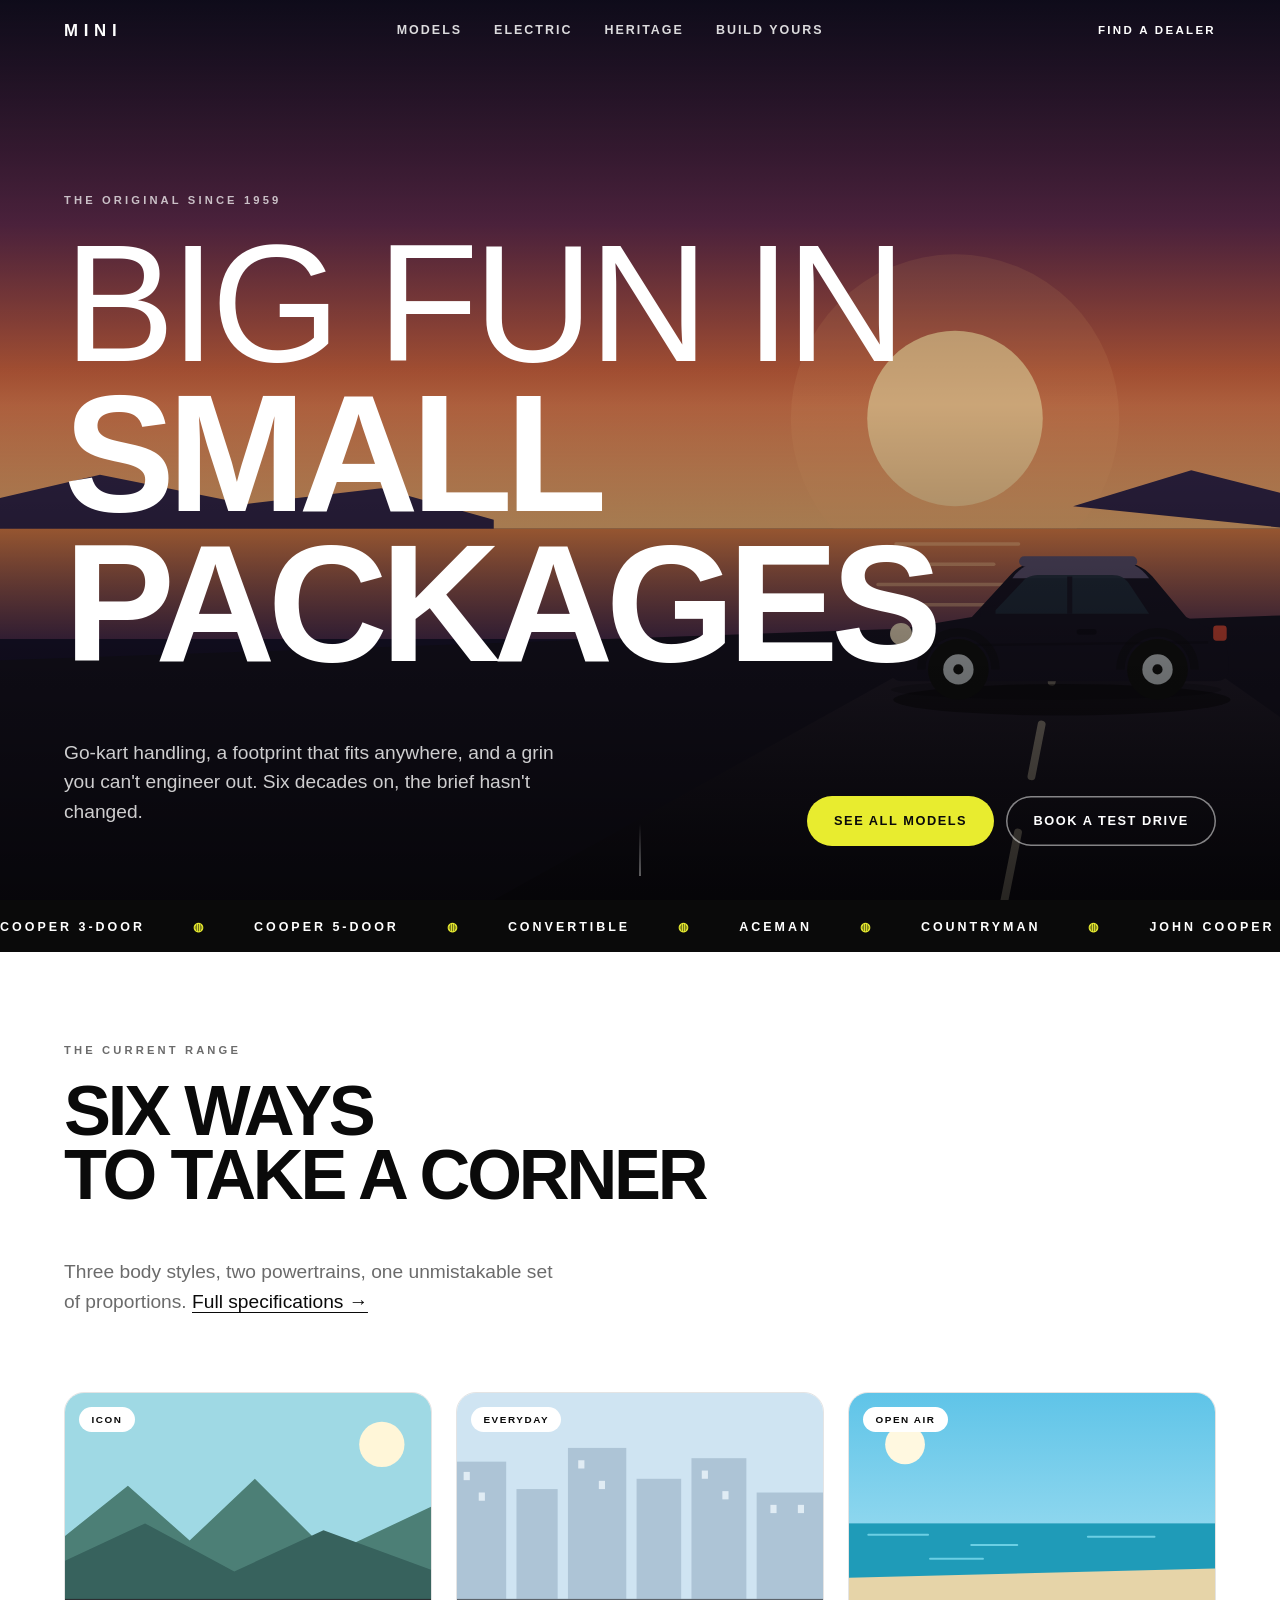
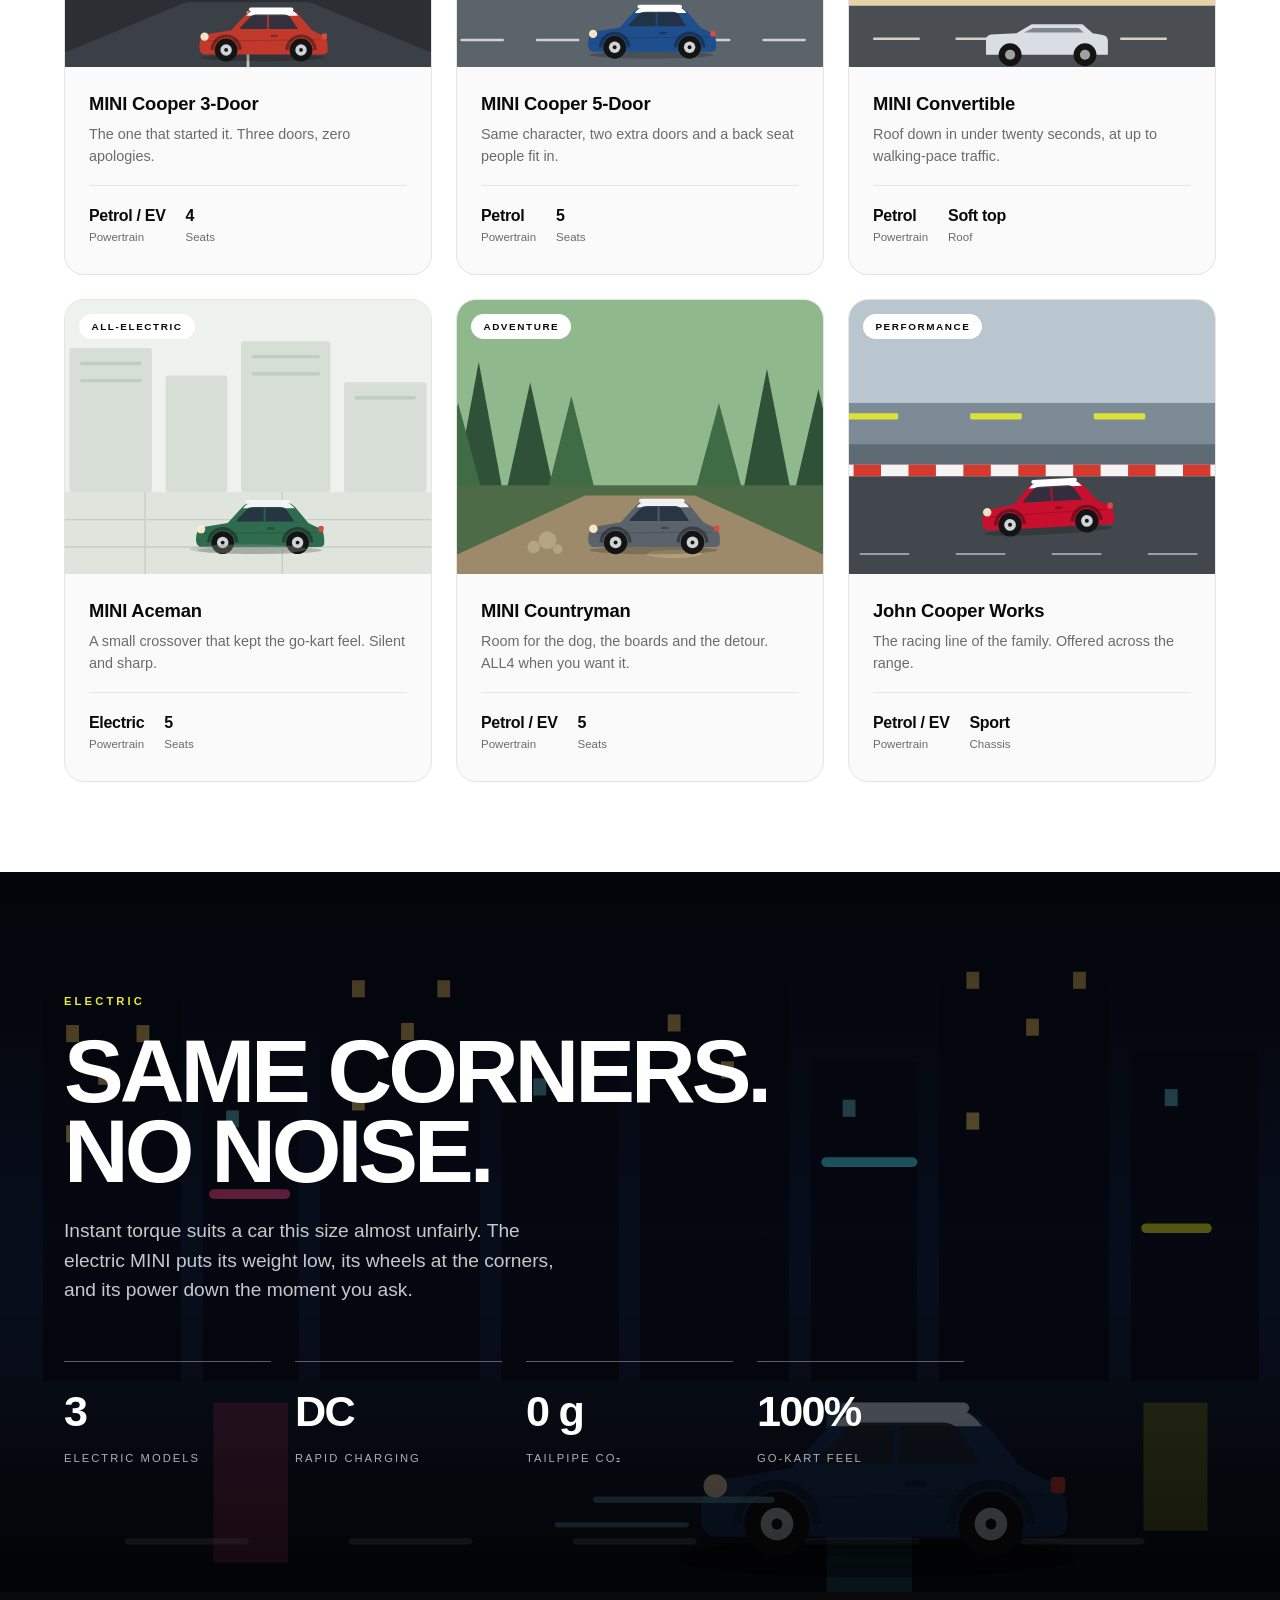
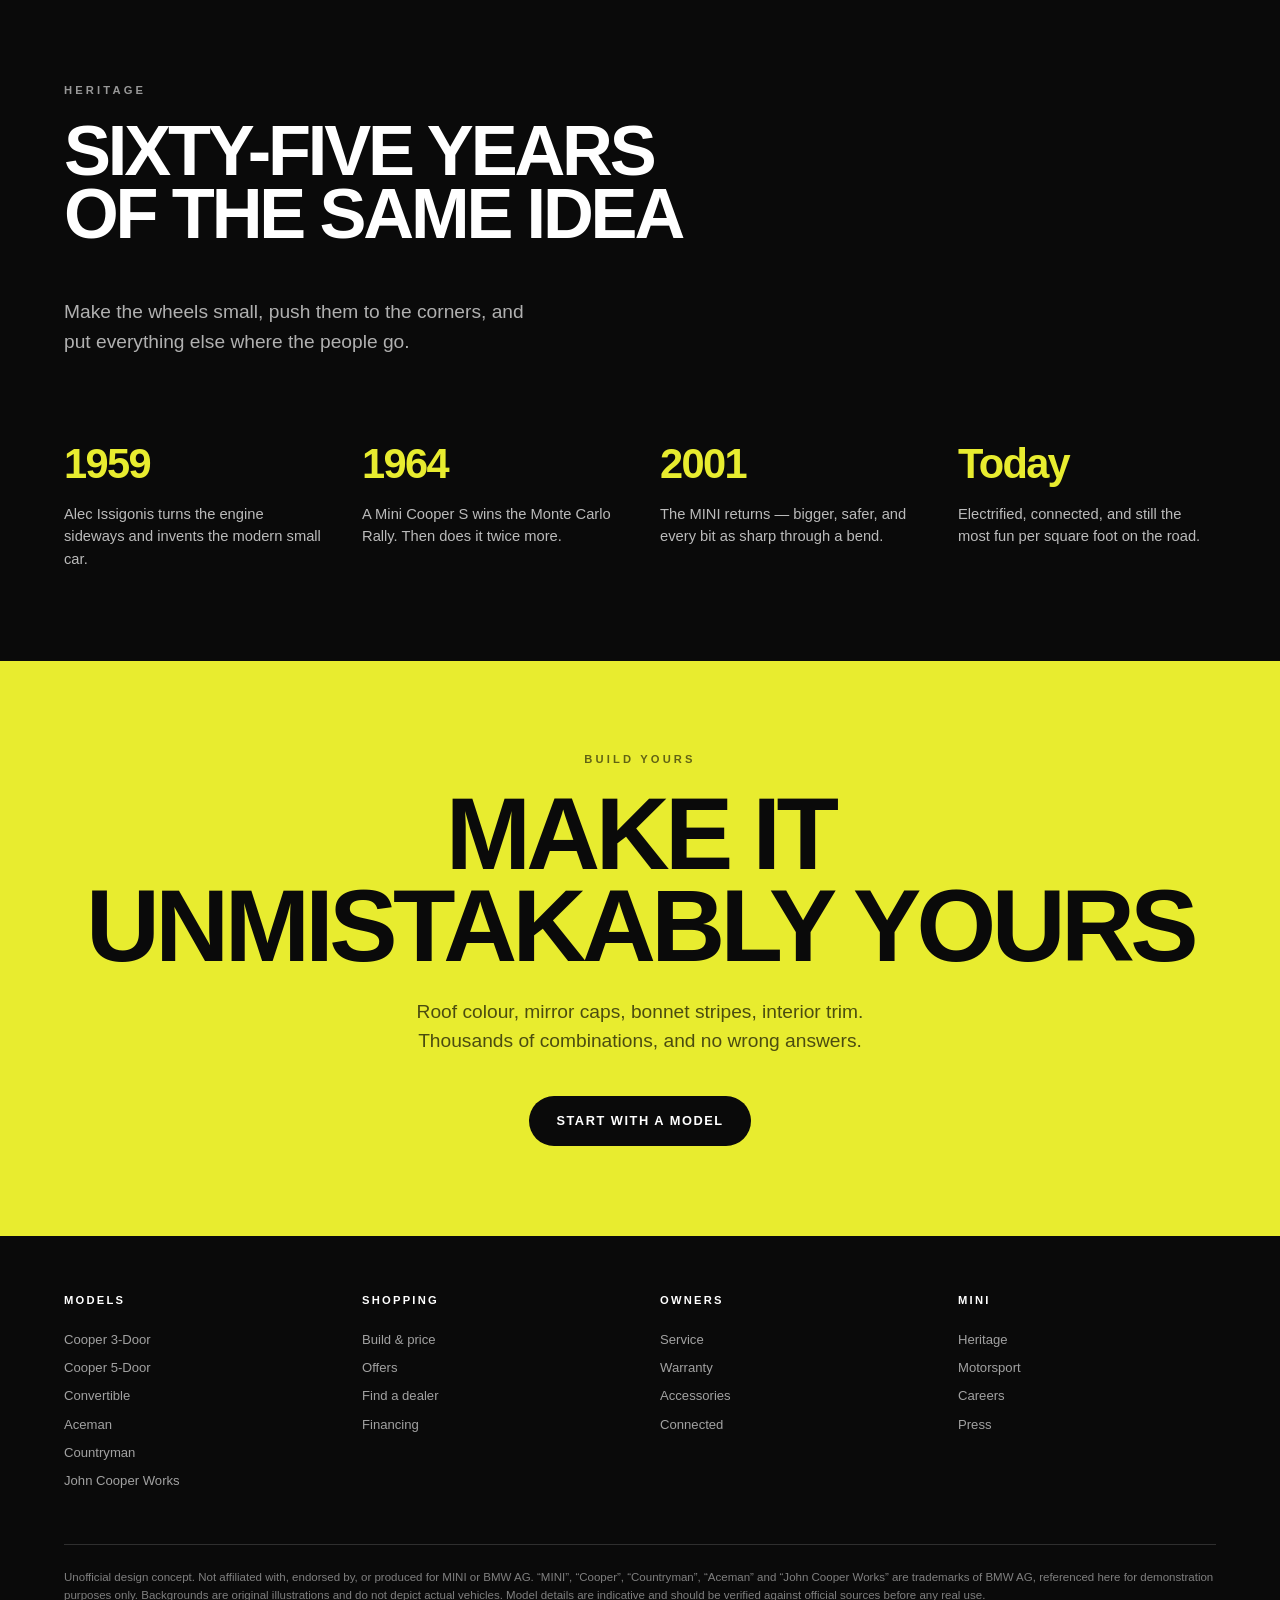
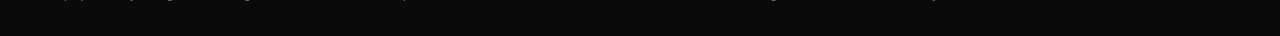
<file: index.html>
<!doctype html>
<html lang="en">
<head>
<meta charset="utf-8">
<meta name="viewport" content="width=device-width, initial-scale=1">
<title>MINI — Big Fun in Small Packages</title>
<meta name="description" content="Unofficial design concept for the MINI brand: the current range, the electric line-up, and sixty-five years of the same idea.">
<link rel="stylesheet" href="styles.css">
</head>
<body>

<header>
  <a class="wordmark" href="index.html">MINI</a>
  <nav>
    <a href="models.html">Models</a>
    <a href="#electric">Electric</a>
    <a href="#heritage">Heritage</a>
    <a href="#build">Build Yours</a>
  </nav>
  <div class="tagline">Find a Dealer</div>
</header>

<!-- ============ HERO ============ -->
<div class="stage hero" data-scene="hero">
  <div class="stage__media"></div>
  <div class="stage__scrim"></div>

  <div class="hero__inner">
    <p class="eyebrow" style="color:rgba(255,255,255,.72)">The Original Since 1959</p>
    <h1 class="display">
      <span class="thin">Big fun in</span>
      <span>small packages</span>
    </h1>
    <div class="hero__row">
      <p class="lede">
        Go-kart handling, a footprint that fits anywhere, and a grin you can't
        engineer out. Six decades on, the brief hasn't changed.
      </p>
      <div style="display:flex; gap:.75rem; flex-wrap:wrap">
        <a class="btn" href="models.html">See all models</a>
        <a class="btn btn--ghost" href="#build">Book a test drive</a>
      </div>
    </div>
  </div>
  <div class="scroll-cue"></div>
</div>

<div class="marquee">
  <div class="marquee__track">
    <span>Cooper 3-Door</span><span>Cooper 5-Door</span><span>Convertible</span>
    <span>Aceman</span><span>Countryman</span><span>John Cooper Works</span>
    <span>Cooper 3-Door</span><span>Cooper 5-Door</span><span>Convertible</span>
    <span>Aceman</span><span>Countryman</span><span>John Cooper Works</span>
  </div>
</div>

<!-- ============ LINEUP ============ -->
<section id="lineup">
  <div class="wrap">
    <div class="section-head reveal">
      <div>
        <p class="eyebrow">The Current Range</p>
        <h2 class="display">Six ways<br>to take a corner</h2>
      </div>
      <p class="lede">
        Three body styles, two powertrains, one unmistakable set of proportions.
        <a href="models.html" style="color:var(--ink); text-decoration:underline; text-underline-offset:4px">Full specifications →</a>
      </p>
    </div>

    <div class="lineup">
      <article class="card reveal" data-scene="cooper3">
        <div class="card__art"><span class="card__badge">Icon</span></div>
        <div class="card__body">
          <h3>MINI Cooper 3-Door</h3>
          <p>The one that started it. Three doors, zero apologies.</p>
          <div class="card__spec">
            <div><b>Petrol / EV</b><span>Powertrain</span></div>
            <div><b>4</b><span>Seats</span></div>
          </div>
        </div>
      </article>

      <article class="card reveal" data-scene="cooper5">
        <div class="card__art"><span class="card__badge">Everyday</span></div>
        <div class="card__body">
          <h3>MINI Cooper 5-Door</h3>
          <p>Same character, two extra doors and a back seat people fit in.</p>
          <div class="card__spec">
            <div><b>Petrol</b><span>Powertrain</span></div>
            <div><b>5</b><span>Seats</span></div>
          </div>
        </div>
      </article>

      <article class="card reveal" data-scene="convertible">
        <div class="card__art"><span class="card__badge">Open air</span></div>
        <div class="card__body">
          <h3>MINI Convertible</h3>
          <p>Roof down in under twenty seconds, at up to walking-pace traffic.</p>
          <div class="card__spec">
            <div><b>Petrol</b><span>Powertrain</span></div>
            <div><b>Soft top</b><span>Roof</span></div>
          </div>
        </div>
      </article>

      <article class="card reveal" data-scene="aceman">
        <div class="card__art"><span class="card__badge">All-electric</span></div>
        <div class="card__body">
          <h3>MINI Aceman</h3>
          <p>A small crossover that kept the go-kart feel. Silent and sharp.</p>
          <div class="card__spec">
            <div><b>Electric</b><span>Powertrain</span></div>
            <div><b>5</b><span>Seats</span></div>
          </div>
        </div>
      </article>

      <article class="card reveal" data-scene="countryman">
        <div class="card__art"><span class="card__badge">Adventure</span></div>
        <div class="card__body">
          <h3>MINI Countryman</h3>
          <p>Room for the dog, the boards and the detour. ALL4 when you want it.</p>
          <div class="card__spec">
            <div><b>Petrol / EV</b><span>Powertrain</span></div>
            <div><b>5</b><span>Seats</span></div>
          </div>
        </div>
      </article>

      <article class="card reveal" data-scene="jcw">
        <div class="card__art"><span class="card__badge">Performance</span></div>
        <div class="card__body">
          <h3>John Cooper Works</h3>
          <p>The racing line of the family. Offered across the range.</p>
          <div class="card__spec">
            <div><b>Petrol / EV</b><span>Powertrain</span></div>
            <div><b>Sport</b><span>Chassis</span></div>
          </div>
        </div>
      </article>
    </div>
  </div>
</section>

<!-- ============ ELECTRIC ============ -->
<div class="stage feature" id="electric" data-scene="electric">
  <div class="stage__media"></div>
  <div class="stage__scrim"></div>
  <div class="feature__inner reveal">
    <p class="eyebrow" style="color:var(--accent)">Electric</p>
    <h2 class="display">Same corners.<br>No noise.</h2>
    <p class="lede">
      Instant torque suits a car this size almost unfairly. The electric MINI
      puts its weight low, its wheels at the corners, and its power down the
      moment you ask.
    </p>
    <div class="stat-row">
      <div class="stat"><b>3</b><span>Electric models</span></div>
      <div class="stat"><b>DC</b><span>Rapid charging</span></div>
      <div class="stat"><b>0 g</b><span>Tailpipe CO₂</span></div>
      <div class="stat"><b>100%</b><span>Go-kart feel</span></div>
    </div>
  </div>
</div>

<!-- ============ HERITAGE ============ -->
<section class="heritage" id="heritage">
  <div class="wrap">
    <div class="section-head reveal">
      <div>
        <p class="eyebrow" style="color:rgba(255,255,255,.58)">Heritage</p>
        <h2 class="display">Sixty-five years<br>of the same idea</h2>
      </div>
      <p class="lede" style="color:rgba(255,255,255,.68)">
        Make the wheels small, push them to the corners, and put everything
        else where the people go.
      </p>
    </div>

    <div class="timeline">
      <div class="tl reveal">
        <div class="tl__year">1959</div>
        <p>Alec Issigonis turns the engine sideways and invents the modern small car.</p>
      </div>
      <div class="tl reveal">
        <div class="tl__year">1964</div>
        <p>A Mini Cooper S wins the Monte Carlo Rally. Then does it twice more.</p>
      </div>
      <div class="tl reveal">
        <div class="tl__year">2001</div>
        <p>The MINI returns — bigger, safer, and every bit as sharp through a bend.</p>
      </div>
      <div class="tl reveal">
        <div class="tl__year">Today</div>
        <p>Electrified, connected, and still the most fun per square foot on the road.</p>
      </div>
    </div>
  </div>
</section>

<!-- ============ CTA ============ -->
<section class="cta" id="build">
  <div class="wrap reveal">
    <p class="eyebrow" style="color:rgba(0,0,0,.58)">Build Yours</p>
    <h2 class="display">Make it<br>unmistakably yours</h2>
    <p class="lede">
      Roof colour, mirror caps, bonnet stripes, interior trim. Thousands of
      combinations, and no wrong answers.
    </p>
    <a class="btn btn--dark" href="models.html">Start with a model</a>
  </div>
</section>

<footer>
  <div class="foot-grid">
    <div>
      <h4>Models</h4>
      <a href="models.html">Cooper 3-Door</a><a href="models.html">Cooper 5-Door</a>
      <a href="models.html">Convertible</a><a href="models.html">Aceman</a>
      <a href="models.html">Countryman</a><a href="models.html">John Cooper Works</a>
    </div>
    <div>
      <h4>Shopping</h4>
      <a href="#build">Build &amp; price</a><a href="#">Offers</a>
      <a href="#">Find a dealer</a><a href="#">Financing</a>
    </div>
    <div>
      <h4>Owners</h4>
      <a href="#">Service</a><a href="#">Warranty</a>
      <a href="#">Accessories</a><a href="#">Connected</a>
    </div>
    <div>
      <h4>MINI</h4>
      <a href="#heritage">Heritage</a><a href="#">Motorsport</a>
      <a href="#">Careers</a><a href="#">Press</a>
    </div>
  </div>
  <p class="disclaimer">
    Unofficial design concept. Not affiliated with, endorsed by, or produced for
    MINI or BMW AG. “MINI”, “Cooper”, “Countryman”, “Aceman” and “John Cooper
    Works” are trademarks of BMW AG, referenced here for demonstration purposes
    only. Backgrounds are original illustrations and do not depict actual
    vehicles. Model details are indicative and should be verified against
    official sources before any real use.
  </p>
</footer>

<script src="scenes.js"></script>
<script src="site.js"></script>
</body>
</html>
</file>
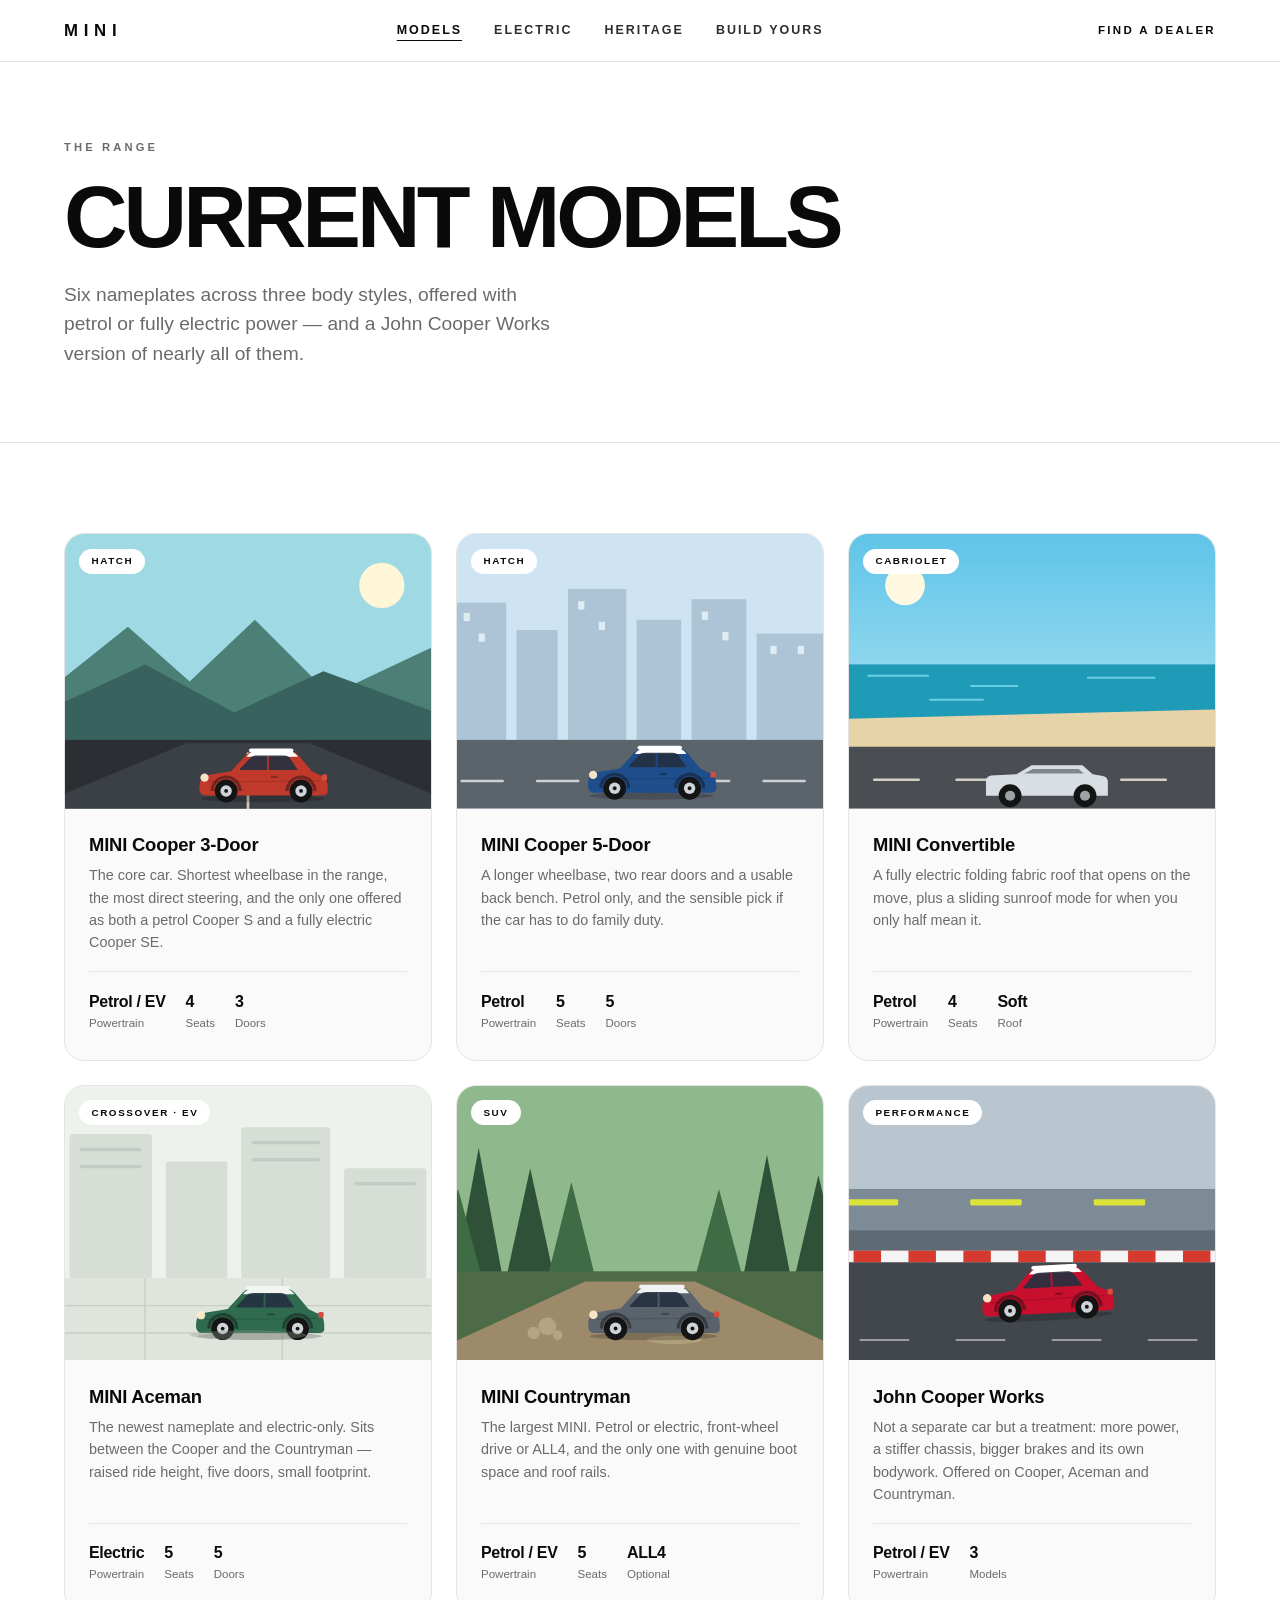
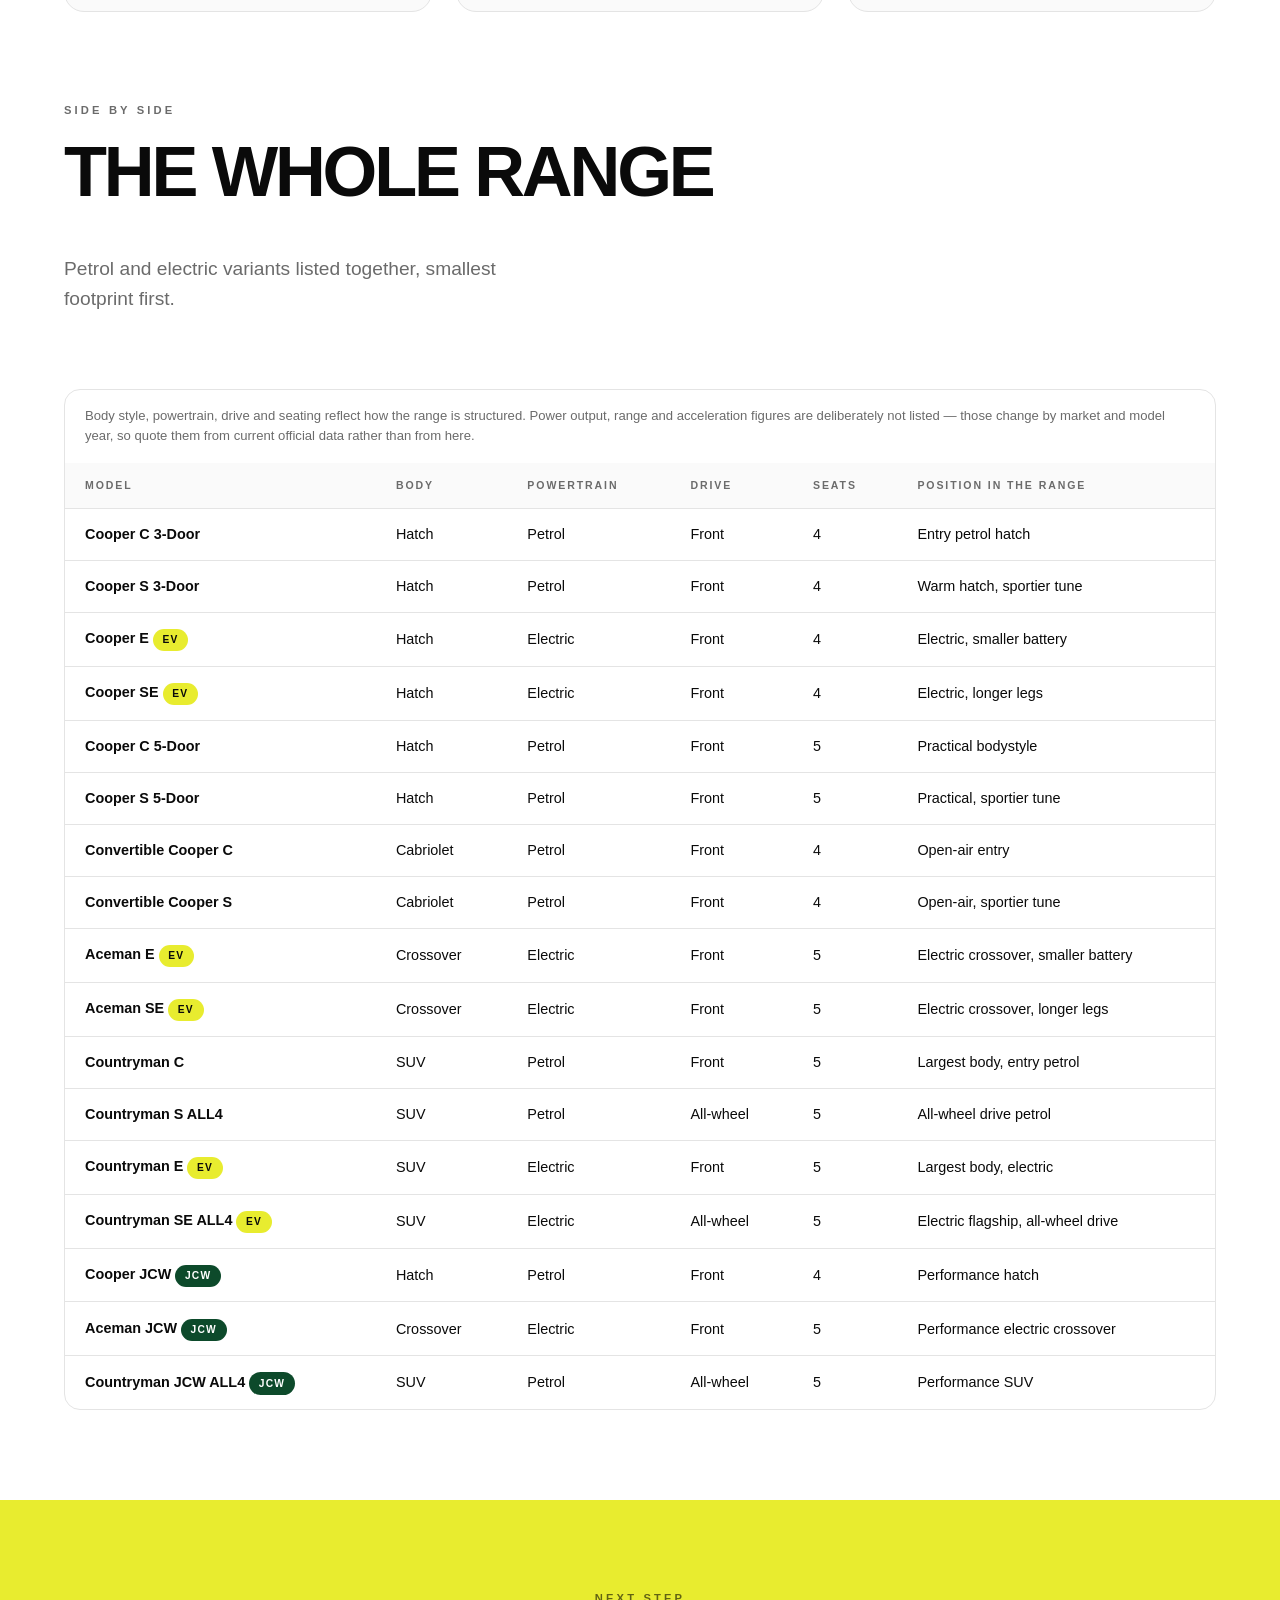
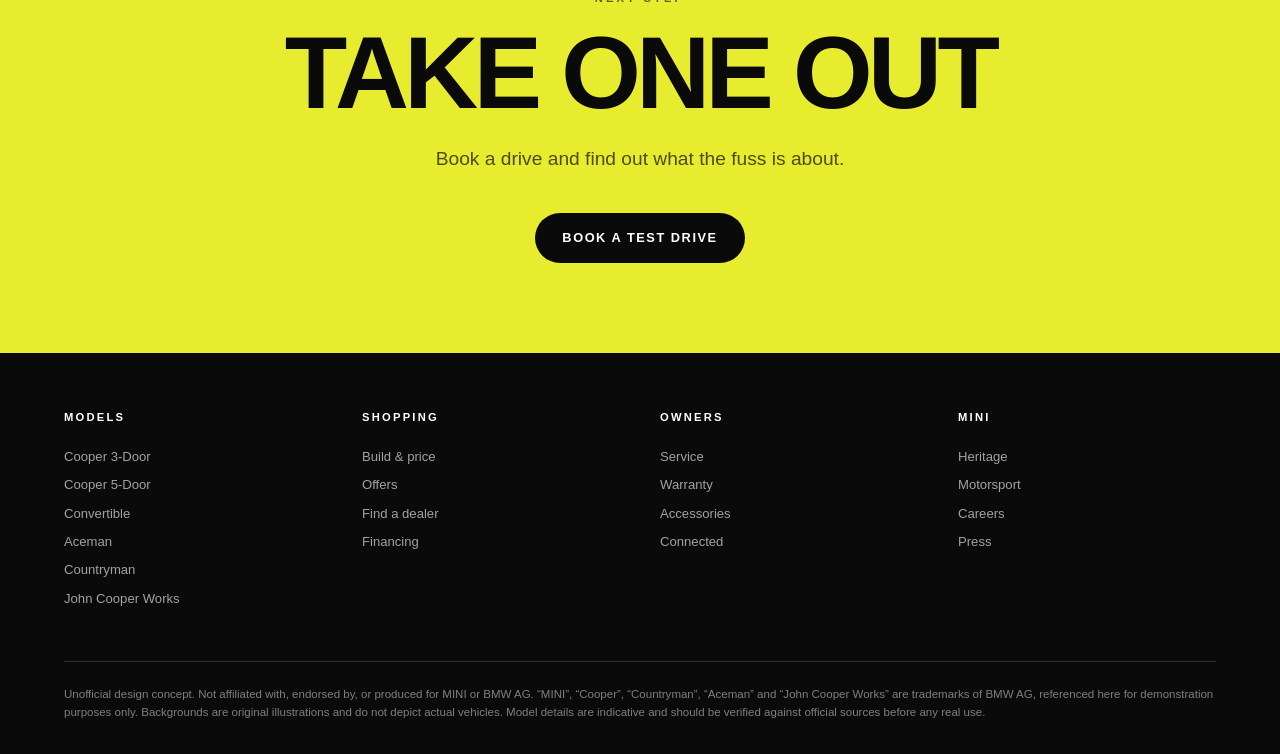
<file: models.html>
<!doctype html>
<html lang="en">
<head>
<meta charset="utf-8">
<meta name="viewport" content="width=device-width, initial-scale=1">
<title>Current Models — MINI</title>
<meta name="description" content="The current MINI range: Cooper 3-Door, Cooper 5-Door, Convertible, Aceman, Countryman and the John Cooper Works line.">
<link rel="stylesheet" href="styles.css">
</head>
<body>

<header>
  <a class="wordmark" href="index.html">MINI</a>
  <nav>
    <a href="models.html" aria-current="page">Models</a>
    <a href="index.html#electric">Electric</a>
    <a href="index.html#heritage">Heritage</a>
    <a href="index.html#build">Build Yours</a>
  </nav>
  <div class="tagline">Find a Dealer</div>
</header>

<div class="banner">
  <div class="wrap">
    <p class="eyebrow">The Range</p>
    <h1 class="display">Current models</h1>
    <p class="lede" style="margin-top:1.5rem">
      Six nameplates across three body styles, offered with petrol or fully
      electric power — and a John Cooper Works version of nearly all of them.
    </p>
  </div>
</div>

<!-- ============ MODEL CARDS ============ -->
<section id="range">
  <div class="wrap">
    <div class="lineup">

      <article class="card reveal" data-scene="cooper3">
        <div class="card__art"><span class="card__badge">Hatch</span></div>
        <div class="card__body">
          <h3>MINI Cooper 3-Door</h3>
          <p>
            The core car. Shortest wheelbase in the range, the most direct
            steering, and the only one offered as both a petrol Cooper S and a
            fully electric Cooper SE.
          </p>
          <div class="card__spec">
            <div><b>Petrol / EV</b><span>Powertrain</span></div>
            <div><b>4</b><span>Seats</span></div>
            <div><b>3</b><span>Doors</span></div>
          </div>
        </div>
      </article>

      <article class="card reveal" data-scene="cooper5">
        <div class="card__art"><span class="card__badge">Hatch</span></div>
        <div class="card__body">
          <h3>MINI Cooper 5-Door</h3>
          <p>
            A longer wheelbase, two rear doors and a usable back bench. Petrol
            only, and the sensible pick if the car has to do family duty.
          </p>
          <div class="card__spec">
            <div><b>Petrol</b><span>Powertrain</span></div>
            <div><b>5</b><span>Seats</span></div>
            <div><b>5</b><span>Doors</span></div>
          </div>
        </div>
      </article>

      <article class="card reveal" data-scene="convertible">
        <div class="card__art"><span class="card__badge">Cabriolet</span></div>
        <div class="card__body">
          <h3>MINI Convertible</h3>
          <p>
            A fully electric folding fabric roof that opens on the move, plus a
            sliding sunroof mode for when you only half mean it.
          </p>
          <div class="card__spec">
            <div><b>Petrol</b><span>Powertrain</span></div>
            <div><b>4</b><span>Seats</span></div>
            <div><b>Soft</b><span>Roof</span></div>
          </div>
        </div>
      </article>

      <article class="card reveal" data-scene="aceman">
        <div class="card__art"><span class="card__badge">Crossover · EV</span></div>
        <div class="card__body">
          <h3>MINI Aceman</h3>
          <p>
            The newest nameplate and electric-only. Sits between the Cooper and
            the Countryman — raised ride height, five doors, small footprint.
          </p>
          <div class="card__spec">
            <div><b>Electric</b><span>Powertrain</span></div>
            <div><b>5</b><span>Seats</span></div>
            <div><b>5</b><span>Doors</span></div>
          </div>
        </div>
      </article>

      <article class="card reveal" data-scene="countryman">
        <div class="card__art"><span class="card__badge">SUV</span></div>
        <div class="card__body">
          <h3>MINI Countryman</h3>
          <p>
            The largest MINI. Petrol or electric, front-wheel drive or ALL4, and
            the only one with genuine boot space and roof rails.
          </p>
          <div class="card__spec">
            <div><b>Petrol / EV</b><span>Powertrain</span></div>
            <div><b>5</b><span>Seats</span></div>
            <div><b>ALL4</b><span>Optional</span></div>
          </div>
        </div>
      </article>

      <article class="card reveal" data-scene="jcw">
        <div class="card__art"><span class="card__badge">Performance</span></div>
        <div class="card__body">
          <h3>John Cooper Works</h3>
          <p>
            Not a separate car but a treatment: more power, a stiffer chassis,
            bigger brakes and its own bodywork. Offered on Cooper, Aceman and
            Countryman.
          </p>
          <div class="card__spec">
            <div><b>Petrol / EV</b><span>Powertrain</span></div>
            <div><b>3</b><span>Models</span></div>
          </div>
        </div>
      </article>

    </div>
  </div>
</section>

<!-- ============ SPEC TABLE ============ -->
<section id="specs" style="padding-top:0">
  <div class="wrap">
    <div class="section-head reveal">
      <div>
        <p class="eyebrow">Side by side</p>
        <h2 class="display">The whole range</h2>
      </div>
      <p class="lede">
        Petrol and electric variants listed together, smallest footprint first.
      </p>
    </div>

    <div class="table-scroll reveal">
      <table>
        <caption>
          Body style, powertrain, drive and seating reflect how the range is
          structured. Power output, range and acceleration figures are
          deliberately not listed — those change by market and model year, so
          quote them from current official data rather than from here.
        </caption>
        <thead>
          <tr>
            <th scope="col">Model</th>
            <th scope="col">Body</th>
            <th scope="col">Powertrain</th>
            <th scope="col">Drive</th>
            <th scope="col">Seats</th>
            <th scope="col">Position in the range</th>
          </tr>
        </thead>
        <tbody>
          <tr>
            <td class="model">Cooper C 3-Door</td>
            <td>Hatch</td><td>Petrol</td><td>Front</td><td>4</td>
            <td>Entry petrol hatch</td>
          </tr>
          <tr>
            <td class="model">Cooper S 3-Door</td>
            <td>Hatch</td><td>Petrol</td><td>Front</td><td>4</td>
            <td>Warm hatch, sportier tune</td>
          </tr>
          <tr>
            <td class="model">Cooper E <span class="pill pill--ev">EV</span></td>
            <td>Hatch</td><td>Electric</td><td>Front</td><td>4</td>
            <td>Electric, smaller battery</td>
          </tr>
          <tr>
            <td class="model">Cooper SE <span class="pill pill--ev">EV</span></td>
            <td>Hatch</td><td>Electric</td><td>Front</td><td>4</td>
            <td>Electric, longer legs</td>
          </tr>
          <tr>
            <td class="model">Cooper C 5-Door</td>
            <td>Hatch</td><td>Petrol</td><td>Front</td><td>5</td>
            <td>Practical bodystyle</td>
          </tr>
          <tr>
            <td class="model">Cooper S 5-Door</td>
            <td>Hatch</td><td>Petrol</td><td>Front</td><td>5</td>
            <td>Practical, sportier tune</td>
          </tr>
          <tr>
            <td class="model">Convertible Cooper C</td>
            <td>Cabriolet</td><td>Petrol</td><td>Front</td><td>4</td>
            <td>Open-air entry</td>
          </tr>
          <tr>
            <td class="model">Convertible Cooper S</td>
            <td>Cabriolet</td><td>Petrol</td><td>Front</td><td>4</td>
            <td>Open-air, sportier tune</td>
          </tr>
          <tr>
            <td class="model">Aceman E <span class="pill pill--ev">EV</span></td>
            <td>Crossover</td><td>Electric</td><td>Front</td><td>5</td>
            <td>Electric crossover, smaller battery</td>
          </tr>
          <tr>
            <td class="model">Aceman SE <span class="pill pill--ev">EV</span></td>
            <td>Crossover</td><td>Electric</td><td>Front</td><td>5</td>
            <td>Electric crossover, longer legs</td>
          </tr>
          <tr>
            <td class="model">Countryman C</td>
            <td>SUV</td><td>Petrol</td><td>Front</td><td>5</td>
            <td>Largest body, entry petrol</td>
          </tr>
          <tr>
            <td class="model">Countryman S ALL4</td>
            <td>SUV</td><td>Petrol</td><td>All-wheel</td><td>5</td>
            <td>All-wheel drive petrol</td>
          </tr>
          <tr>
            <td class="model">Countryman E <span class="pill pill--ev">EV</span></td>
            <td>SUV</td><td>Electric</td><td>Front</td><td>5</td>
            <td>Largest body, electric</td>
          </tr>
          <tr>
            <td class="model">Countryman SE ALL4 <span class="pill pill--ev">EV</span></td>
            <td>SUV</td><td>Electric</td><td>All-wheel</td><td>5</td>
            <td>Electric flagship, all-wheel drive</td>
          </tr>
          <tr>
            <td class="model">Cooper JCW <span class="pill pill--jcw">JCW</span></td>
            <td>Hatch</td><td>Petrol</td><td>Front</td><td>4</td>
            <td>Performance hatch</td>
          </tr>
          <tr>
            <td class="model">Aceman JCW <span class="pill pill--jcw">JCW</span></td>
            <td>Crossover</td><td>Electric</td><td>Front</td><td>5</td>
            <td>Performance electric crossover</td>
          </tr>
          <tr>
            <td class="model">Countryman JCW ALL4 <span class="pill pill--jcw">JCW</span></td>
            <td>SUV</td><td>Petrol</td><td>All-wheel</td><td>5</td>
            <td>Performance SUV</td>
          </tr>
        </tbody>
      </table>
    </div>
  </div>
</section>

<section class="cta">
  <div class="wrap reveal">
    <p class="eyebrow" style="color:rgba(0,0,0,.58)">Next step</p>
    <h2 class="display">Take one out</h2>
    <p class="lede">Book a drive and find out what the fuss is about.</p>
    <a class="btn btn--dark" href="index.html#build">Book a test drive</a>
  </div>
</section>

<footer>
  <div class="foot-grid">
    <div>
      <h4>Models</h4>
      <a href="#range">Cooper 3-Door</a><a href="#range">Cooper 5-Door</a>
      <a href="#range">Convertible</a><a href="#range">Aceman</a>
      <a href="#range">Countryman</a><a href="#range">John Cooper Works</a>
    </div>
    <div>
      <h4>Shopping</h4>
      <a href="index.html#build">Build &amp; price</a><a href="#">Offers</a>
      <a href="#">Find a dealer</a><a href="#">Financing</a>
    </div>
    <div>
      <h4>Owners</h4>
      <a href="#">Service</a><a href="#">Warranty</a>
      <a href="#">Accessories</a><a href="#">Connected</a>
    </div>
    <div>
      <h4>MINI</h4>
      <a href="index.html#heritage">Heritage</a><a href="#">Motorsport</a>
      <a href="#">Careers</a><a href="#">Press</a>
    </div>
  </div>
  <p class="disclaimer">
    Unofficial design concept. Not affiliated with, endorsed by, or produced for
    MINI or BMW AG. “MINI”, “Cooper”, “Countryman”, “Aceman” and “John Cooper
    Works” are trademarks of BMW AG, referenced here for demonstration purposes
    only. Backgrounds are original illustrations and do not depict actual
    vehicles. Model details are indicative and should be verified against
    official sources before any real use.
  </p>
</footer>

<script src="scenes.js"></script>
<script src="site.js"></script>
</body>
</html>
</file>
<file: styles.css>
/* ==========================================================================
   MINI concept site — shared styles
   ========================================================================== */

:root{
  --ink:#0a0a0a;
  --paper:#ffffff;
  --muted:#6b6b6b;
  --line:#e4e4e4;
  --accent:#e8ec2f;        /* MINI electric yellow */
  --racing:#0d4a2b;        /* british racing green */
  --pad:clamp(1.25rem, 5vw, 5rem);
  --font:"Helvetica Neue", Helvetica, Arial, sans-serif;
  --bar:4.2rem;            /* fixed header height */
}

*{box-sizing:border-box}
html{scroll-behavior:smooth; -webkit-text-size-adjust:100%}
body{
  margin:0; background:var(--paper); color:var(--ink);
  font-family:var(--font); font-size:16px; line-height:1.55;
  overflow-x:hidden;
}
img,video,svg{display:block; max-width:100%}
a{color:inherit; text-decoration:none}

/* ---------------- type ---------------- */
.display{
  font-weight:800; letter-spacing:-.045em; line-height:.9;
  text-transform:uppercase; margin:0;
}
.eyebrow{
  font-size:.7rem; letter-spacing:.28em; text-transform:uppercase;
  font-weight:700; color:var(--muted); margin:0 0 1.25rem;
}
.lede{font-size:clamp(1rem,1.6vw,1.2rem); color:var(--muted); max-width:46ch}

/* ---------------- header ---------------- */
header{
  position:fixed; inset:0 0 auto 0; z-index:100;
  display:flex; align-items:center; justify-content:space-between;
  padding:1.1rem var(--pad); color:#fff;
  transition:background .35s ease, color .35s ease, box-shadow .35s ease;
}
header.is-stuck{
  background:rgba(255,255,255,.9);
  -webkit-backdrop-filter:blur(14px) saturate(140%);   /* Safari needs the prefix */
  backdrop-filter:blur(14px) saturate(140%);
  color:var(--ink); box-shadow:0 1px 0 var(--line);
}
/* pages without a dark hero start solid */
header.is-solid{
  background:rgba(255,255,255,.9);
  -webkit-backdrop-filter:blur(14px) saturate(140%);   /* Safari needs the prefix */
  backdrop-filter:blur(14px) saturate(140%);
  color:var(--ink); box-shadow:0 1px 0 var(--line);
}
.wordmark{font-weight:800; font-size:1.05rem; letter-spacing:.34em; text-transform:uppercase}
.tagline{font-size:.72rem; letter-spacing:.2em; font-weight:800; text-transform:uppercase}
nav{display:flex; gap:2rem; font-size:.78rem; letter-spacing:.16em; text-transform:uppercase; font-weight:600}
nav a{opacity:.85; transition:opacity .2s}
nav a:hover,nav a[aria-current="page"]{opacity:1}
nav a[aria-current="page"]{text-decoration:underline; text-underline-offset:6px}
@media (max-width:880px){ nav{display:none} }

/* ---------------- buttons ---------------- */
.btn{
  display:inline-flex; align-items:center; gap:.7rem;
  background:var(--accent); color:#0a0a0a;
  padding:.95rem 1.7rem; border-radius:999px;
  font-weight:700; font-size:.8rem; letter-spacing:.12em; text-transform:uppercase;
  border:0; cursor:pointer; transition:transform .2s ease;
}
.btn:hover{transform:translateY(-2px)}
.btn--ghost{background:transparent; color:#fff; box-shadow:inset 0 0 0 1.5px rgba(255,255,255,.5)}
.btn--ghost:hover{background:rgba(255,255,255,.1)}
.btn--dark{background:var(--ink); color:#fff}

/* ---------------- video / scene stage ---------------- */
.stage{position:relative; isolation:isolate; overflow:hidden}
.stage__media{position:absolute; inset:0; z-index:-2}
/* the hand-built SVG scene is the real background; a generated clip, when
   wired in, simply layers on top of it */
.stage__media .scene{position:absolute; inset:0; width:100%; height:100%}
/* photo layer: sits above the SVG scene, below any video. A photo that fails
   to load is hidden by the onerror handler, revealing the scene again. */
.stage__media img{
  position:absolute; inset:0; z-index:1;
  width:100%; height:100%; object-fit:cover;
  opacity:0; transition:opacity .9s ease;
}
.stage__media img.is-ready{opacity:1}
.stage__media video{z-index:2}
.stage__media video{
  position:absolute; inset:0; z-index:1;
  width:100%; height:100%; object-fit:cover;
  opacity:0; transition:opacity 1.2s ease;
}
.stage__media video.is-ready{opacity:1}
.stage__scrim{
  position:absolute; inset:0; z-index:-1;
  background:linear-gradient(180deg, rgba(0,0,0,.5) 0%, rgba(0,0,0,.2) 45%, rgba(0,0,0,.72) 100%);
}
/* the feature block carries a heading, body copy and four stats over a busy
   scene, so it needs a heavier, flatter scrim than the hero does */
.feature .stage__scrim{
  background:linear-gradient(180deg, rgba(0,0,0,.72) 0%, rgba(0,0,0,.58) 50%, rgba(0,0,0,.8) 100%);
}

/* ---------------- hero ---------------- */
.hero{
  min-height:100vh;    /* fallback first — svh is Safari 15.4+ */
  min-height:100svh;
  display:flex; align-items:flex-end;
  padding:0 var(--pad) clamp(2.5rem,6vh,5rem); color:#fff;
}
.hero__inner{width:100%; max-width:1400px; margin:0 auto}
.hero h1{font-size:clamp(3.2rem,13vw,11rem)}
.hero h1 span{display:block}
.hero h1 .thin{font-weight:300; letter-spacing:-.03em}
.hero__row{display:flex; flex-wrap:wrap; gap:2rem; align-items:end; justify-content:space-between; margin-top:2.5rem}
.hero .lede{color:rgba(255,255,255,.8)}
.scroll-cue{
  /* transform rather than the standalone translate property, which is newer
     in Safari than the rest of what this page relies on */
  position:absolute; left:50%; bottom:1.5rem; transform:translateX(-50%);
  width:1px; height:52px; background:linear-gradient(180deg,transparent,rgba(255,255,255,.7));
}

/* ---------------- page banner (interior pages) ---------------- */
.banner{
  padding:calc(var(--bar) + clamp(3rem,8vh,6rem)) var(--pad) clamp(2.5rem,6vh,4rem);
  border-bottom:1px solid var(--line);
}
.banner h1{font-size:clamp(2.4rem,7vw,5.5rem)}

/* ---------------- marquee ---------------- */
.marquee{background:var(--ink); color:#fff; padding:.85rem 0; overflow:hidden; white-space:nowrap}
.marquee__track{display:inline-flex; gap:3rem; animation:slide 26s linear infinite}
.marquee span{
  font-size:.78rem; font-weight:700; letter-spacing:.24em; text-transform:uppercase;
  display:inline-flex; gap:3rem; align-items:center;
}
.marquee span::after{content:"◍"; color:var(--accent)}
@keyframes slide{to{transform:translateX(-50%)}}

/* ---------------- sections ---------------- */
section{padding:clamp(4rem,10vh,8rem) var(--pad)}
section[id],.feature[id]{scroll-margin-top:var(--bar)}
.wrap{max-width:1400px; margin:0 auto}
.section-head{display:flex; flex-wrap:wrap; gap:2rem 3rem; justify-content:space-between; align-items:end; margin-bottom:3.5rem}
.section-head h2{font-size:clamp(2rem,5.5vw,4.4rem)}

/* ---------------- model cards ---------------- */
.lineup{display:grid; gap:1.5rem; grid-template-columns:repeat(auto-fit,minmax(min(100%,290px),1fr))}
.card{
  position:relative; border:1px solid var(--line); border-radius:1.25rem;
  overflow:hidden; background:#fafafa; display:flex; flex-direction:column;
  transition:transform .35s ease, box-shadow .35s ease;
}
.card:hover{transform:translateY(-6px); box-shadow:0 24px 50px -24px rgba(0,0,0,.35)}
.card__art{aspect-ratio:4/3; position:relative; overflow:hidden}
.card__art .scene{position:absolute; inset:0; width:100%; height:100%}
.card__art img{
  position:absolute; inset:0; z-index:1;
  width:100%; height:100%; object-fit:cover;
  opacity:0; transition:opacity .9s ease;
}
.card__art img.is-ready{opacity:1}
.card__art video{position:absolute; inset:0; z-index:2; width:100%; height:100%; object-fit:cover; opacity:0; transition:opacity .9s}
.card__art video.is-ready{opacity:1}
.card__badge{
  position:absolute; top:.9rem; left:.9rem; z-index:2;
  background:#fff; color:var(--ink); border-radius:999px;
  padding:.3rem .75rem; font-size:.62rem; font-weight:800;
  letter-spacing:.16em; text-transform:uppercase;
}
.card__body{padding:1.4rem 1.5rem 1.7rem; display:flex; flex-direction:column; flex:1}
.card__body h3{margin:0 0 .3rem; font-size:1.15rem; letter-spacing:-.01em}
.card__body > p{margin:0 0 1.1rem; color:var(--muted); font-size:.9rem}
/* margin-top:auto holds every spec row on a shared baseline regardless of
   how many lines the description above it runs to */
.card__spec{
  display:flex; gap:1.25rem; margin-top:auto; padding-top:1.1rem;
  border-top:1px solid var(--line); font-size:.72rem; color:var(--muted);
}
.card__spec b{display:block; color:var(--ink); font-size:1rem; letter-spacing:-.02em}

/* ---------------- spec table ---------------- */
.table-scroll{overflow-x:auto; border:1px solid var(--line); border-radius:1rem}
table{border-collapse:collapse; width:100%; min-width:720px; font-size:.9rem}
caption{text-align:left; padding:1rem 1.25rem; color:var(--muted); font-size:.82rem}
th,td{padding:.9rem 1.25rem; text-align:left; border-bottom:1px solid var(--line)}
thead th{
  font-size:.66rem; letter-spacing:.18em; text-transform:uppercase;
  color:var(--muted); background:#fafafa; position:sticky; top:0;
}
tbody tr:last-child td{border-bottom:0}
tbody tr:hover{background:#fcfcf4}
td.model{font-weight:700}
.pill{
  display:inline-block; border-radius:999px; padding:.2rem .6rem;
  font-size:.64rem; font-weight:800; letter-spacing:.12em; text-transform:uppercase;
  background:#f0f0f0; color:#444;
}
.pill--ev{background:var(--accent); color:#0a0a0a}
.pill--jcw{background:var(--racing); color:#fff}

/* ---------------- split feature ---------------- */
.feature{
  min-height:80vh;   /* fallback first — see .hero */
  min-height:80svh;
  display:flex; align-items:center; color:#fff; padding:clamp(4rem,10vh,7rem) var(--pad);
}
.feature__inner{max-width:1400px; margin:0 auto; width:100%}
.feature h2{font-size:clamp(2.2rem,7vw,6rem); max-width:18ch}
.feature .lede{color:rgba(255,255,255,.78); margin-top:1.5rem}
.stat-row{display:grid; gap:1.5rem; margin-top:3.5rem; grid-template-columns:repeat(auto-fit,minmax(140px,1fr)); max-width:900px}
.stat{border-top:1.5px solid rgba(255,255,255,.35); padding-top:1rem}
.stat b{display:block; font-size:clamp(1.7rem,4vw,2.7rem); font-weight:800; letter-spacing:-.04em}
.stat span{font-size:.7rem; letter-spacing:.18em; text-transform:uppercase; color:rgba(255,255,255,.68)}

/* ---------------- heritage ---------------- */
.heritage{background:var(--ink); color:#fff}
.timeline{display:grid; gap:2.5rem; grid-template-columns:repeat(auto-fit,minmax(min(100%,220px),1fr))}
.tl__year{font-size:clamp(1.8rem,4vw,2.6rem); font-weight:800; letter-spacing:-.04em; color:var(--accent)}
.tl p{color:rgba(255,255,255,.72); font-size:.92rem; margin:.4rem 0 0}

/* ---------------- cta ---------------- */
.cta{text-align:center; background:var(--accent)}
.cta h2{font-size:clamp(2.2rem,8vw,6.5rem); margin-bottom:1.5rem}
.cta .lede{margin:0 auto 2.5rem; color:rgba(0,0,0,.68)}

/* ---------------- footer ---------------- */
footer{background:var(--ink); color:rgba(255,255,255,.62); padding:3.5rem var(--pad) 2rem; font-size:.82rem}
.foot-grid{max-width:1400px; margin:0 auto; display:grid; gap:2.5rem; grid-template-columns:repeat(auto-fit,minmax(min(100%,180px),1fr))}
.foot-grid h4{color:#fff; font-size:.7rem; letter-spacing:.2em; text-transform:uppercase; margin:0 0 1rem}
.foot-grid a{display:block; padding:.25rem 0; transition:color .2s}
.foot-grid a:hover{color:#fff}
.disclaimer{
  max-width:1400px; margin:3rem auto 0; padding-top:1.5rem;
  border-top:1px solid rgba(255,255,255,.15); font-size:.72rem; color:rgba(255,255,255,.48);
}

/* ---------------- reveal ---------------- */
.reveal{opacity:0; transform:translateY(28px); transition:opacity .8s ease, transform .8s ease}
.reveal.in{opacity:1; transform:none}

@media (prefers-reduced-motion:reduce){
  html{scroll-behavior:auto}
  .marquee__track{animation:none}
  .reveal{opacity:1; transform:none; transition:none}
  .card:hover,.btn:hover{transform:none}
}
</file>
